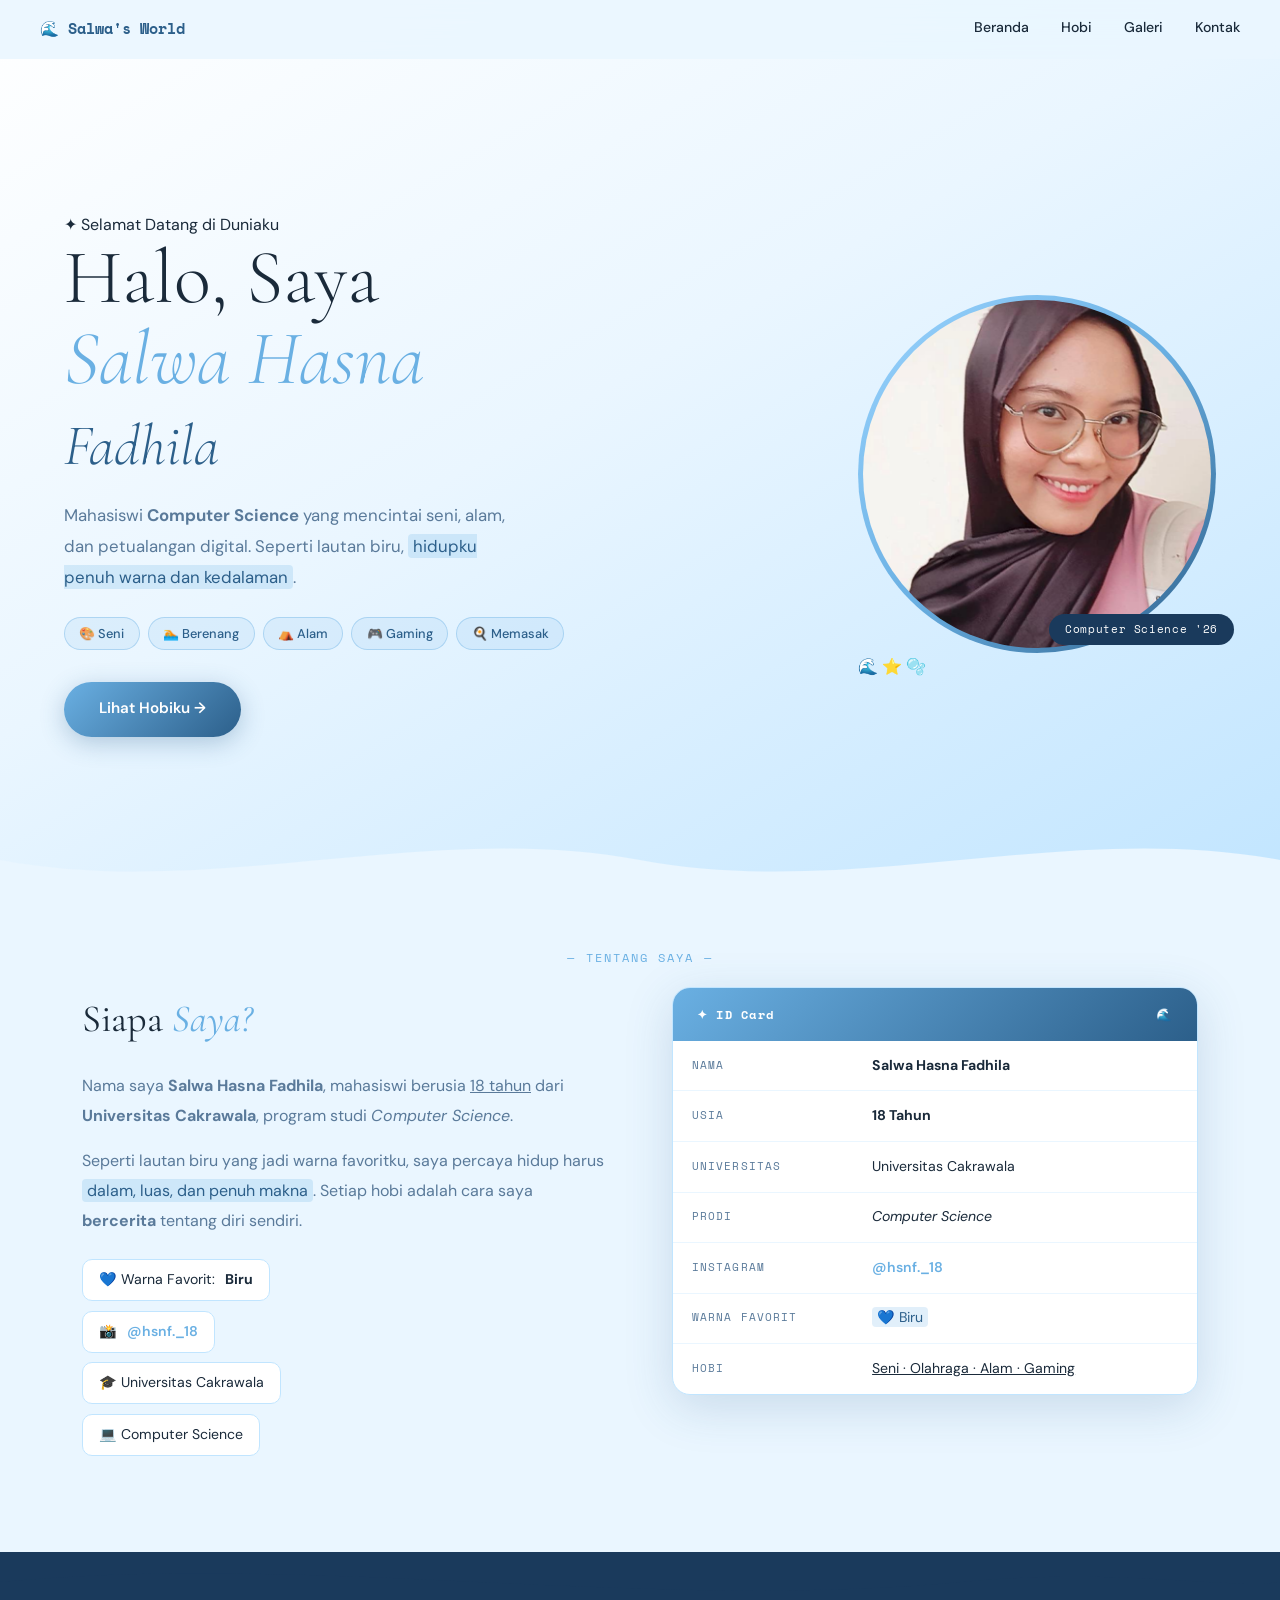
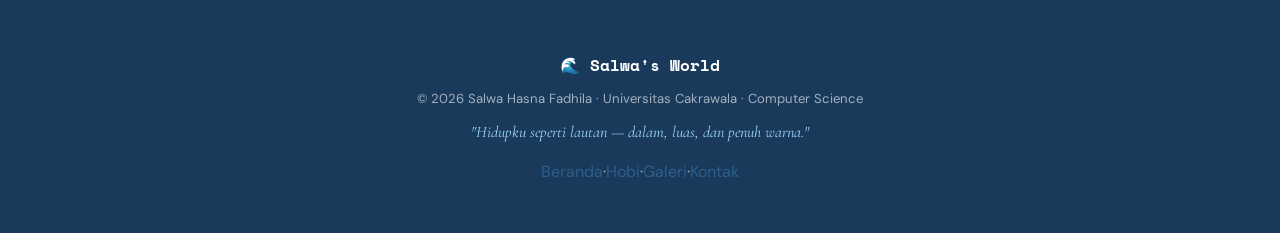
<file: index.html>
<!DOCTYPE html>
<html lang="id">
<head>
  <meta charset="UTF-8"/>
  <meta name="viewport" content="width=device-width,initial-scale=1.0"/>
  <title>Salwa's World 🌊 — Beranda</title>
  <link rel="stylesheet" href="style.css"/>
  <link href="https://fonts.googleapis.com/css2?family=Cormorant+Garamond:ital,wght@0,300;0,400;0,600;1,300;1,400&family=DM+Sans:wght@300;400;500;600&family=Space+Mono:wght@400;700&display=swap" rel="stylesheet"/>
</head>
<body>
  <div class="ambient" aria-hidden="true">
    <div class="amb amb-jelly1" style="background: rgba(106,176,227,0.1); border-radius: 50%;"></div>
    <div class="amb amb-jelly2" style="background: rgba(106,176,227,0.08); border-radius: 50%;"></div>
  </div>

  <header class="navbar" id="navbar">
    <div class="nav-brand">🌊 Salwa's World</div>
    <nav class="nav-links">
      <a href="index.html" class="active">Beranda</a>
      <a href="hobi.html">Hobi</a>
      <a href="galeri.html">Galeri</a>
      <a href="kontak.html">Kontak</a>
    </nav>
    <button class="nav-toggle" onclick="toggleMenu()">☰</button>
  </header>
  <div class="mobile-menu" id="mobileMenu">
    <a href="index.html" onclick="closeMenu()">Beranda</a>
    <a href="hobi.html" onclick="closeMenu()">Hobi</a>
    <a href="galeri.html" onclick="closeMenu()">Galeri</a>
    <a href="kontak.html" onclick="closeMenu()">Kontak</a>
  </div>

  <section class="hero">
    <div class="hero-blob b1"></div>
    <div class="hero-blob b2"></div>
    <div class="hero-blob b3"></div>
    <div class="hero-content">
      <p class="eyebrow-hero">✦ Selamat Datang di Duniaku</p>
      <h1 class="hero-title">Halo, Saya<br/><em>Salwa Hasna</em><br/><span>Fadhila</span></h1>
      <p class="hero-desc">Mahasiswi <strong>Computer Science</strong> yang mencintai seni, alam, dan petualangan digital. Seperti lautan biru, <mark>hidupku penuh warna dan kedalaman</mark>.</p>
      <div class="hero-chips">
        <span>🎨 Seni</span><span>🏊 Berenang</span><span>⛺ Alam</span><span>🎮 Gaming</span><span>🍳 Memasak</span>
      </div>
      <a href="hobi.html" class="btn-hero">Lihat Hobiku →</a>
    </div>
    <div class="hero-right">
      <div class="profile-wrap">
        <div class="profile-ring">
          <img src="foto.jpg.jpeg" alt="Salwa Hasna Fadhila" class="profile-img" onerror="this.onerror=null;this.src='foto.jpg'"/>
        </div>
        <span class="profile-badge">Computer Science '26</span>
        <span class="pdeco d1">🌊</span>
        <span class="pdeco d2">⭐</span>
        <span class="pdeco d3">🫧</span>
      </div>
    </div>
    <div class="hero-wave">
      <svg viewBox="0 0 1440 100" xmlns="http://www.w3.org/2000/svg" preserveAspectRatio="none">
        <path d="M0,50 C240,100 480,0 720,50 C960,100 1200,0 1440,50 L1440,100 L0,100Z" fill="#EAF6FF"/>
      </svg>
    </div>
  </section>

  <section class="about-section">
    <div class="container">
      <p class="eyebrow">— Tentang Saya —</p>
      <div class="about-grid reveal">
        <div class="about-left">
          <h2>Siapa <em>Saya?</em></h2>
          <p>Nama saya <strong>Salwa Hasna Fadhila</strong>, mahasiswi berusia <u>18 tahun</u> dari <strong>Universitas Cakrawala</strong>, program studi <em>Computer Science</em>.</p>
          <p>Seperti lautan biru yang jadi warna favoritku, saya percaya hidup harus <mark>dalam, luas, dan penuh makna</mark>. Setiap hobi adalah cara saya <strong>bercerita</strong> tentang diri sendiri.</p>
          <div class="about-badges">
            <div class="badge-item">💙 Warna Favorit: <strong>Biru</strong></div>
            <div class="badge-item">📸 <a href="https://instagram.com/hsnf._18" target="_blank">@hsnf._18</a></div>
            <div class="badge-item">🎓 Universitas Cakrawala</div>
            <div class="badge-item">💻 Computer Science</div>
          </div>
        </div>
        <div class="about-right">
          <div class="id-card">
            <div class="id-card-header"><span>✦ ID Card</span><span>🌊</span></div>
            <table class="biodata-table">
              <tbody>
                <tr><td class="tl">Nama</td><td class="tv"><strong>Salwa Hasna Fadhila</strong></td></tr>
                <tr><td class="tl">Usia</td><td class="tv"><b>18 Tahun</b></td></tr>
                <tr><td class="tl">Universitas</td><td class="tv">Universitas Cakrawala</td></tr>
                <tr><td class="tl">Prodi</td><td class="tv"><em>Computer Science</em></td></tr>
                <tr><td class="tl">Instagram</td><td class="tv"><a href="https://instagram.com/hsnf._18" target="_blank">@hsnf._18</a></td></tr>
                <tr><td class="tl">Warna Favorit</td><td class="tv"><mark>💙 Biru</mark></td></tr>
                <tr><td class="tl">Hobi</td><td class="tv"><u>Seni · Olahraga · Alam · Gaming</u></td></tr>
              </tbody>
            </table>
          </div>
        </div>
      </div>
    </div>
  </section>

  <footer class="footer">
    <div class="footer-wave"><svg viewBox="0 0 1440 80" xmlns="http://www.w3.org/2000/svg" preserveAspectRatio="none"><path d="M0,40 C360,0 720,80 1080,40 C1260,20 1380,50 1440,40 L1440,80 L0,80Z" fill="#1A3A5C"/></svg></div>
    <div class="footer-inner">
      <p class="footer-brand">🌊 Salwa's World</p>
      <p class="footer-copy">© 2026 Salwa Hasna Fadhila · Universitas Cakrawala · Computer Science</p>
      <p class="footer-quote"><em>"Hidupku seperti lautan — dalam, luas, dan penuh warna."</em></p>
      <div class="footer-nav">
        <a href="index.html">Beranda</a>·<a href="hobi.html">Hobi</a>·<a href="galeri.html">Galeri</a>·<a href="kontak.html">Kontak</a>
      </div>
    </div>
  </footer>
  <script>
    function toggleMenu(){document.getElementById('mobileMenu').classList.toggle('open');}
    function closeMenu(){document.getElementById('mobileMenu').classList.remove('open');}
    window.addEventListener('scroll',()=>document.getElementById('navbar').classList.toggle('scrolled',window.scrollY>50));
    const obs=new IntersectionObserver(e=>e.forEach(x=>{if(x.isIntersecting)x.target.classList.add('visible')}),{threshold:.1});
    document.querySelectorAll('.reveal').forEach(el=>obs.observe(el));
  </script>
</body>
</html>
</file>
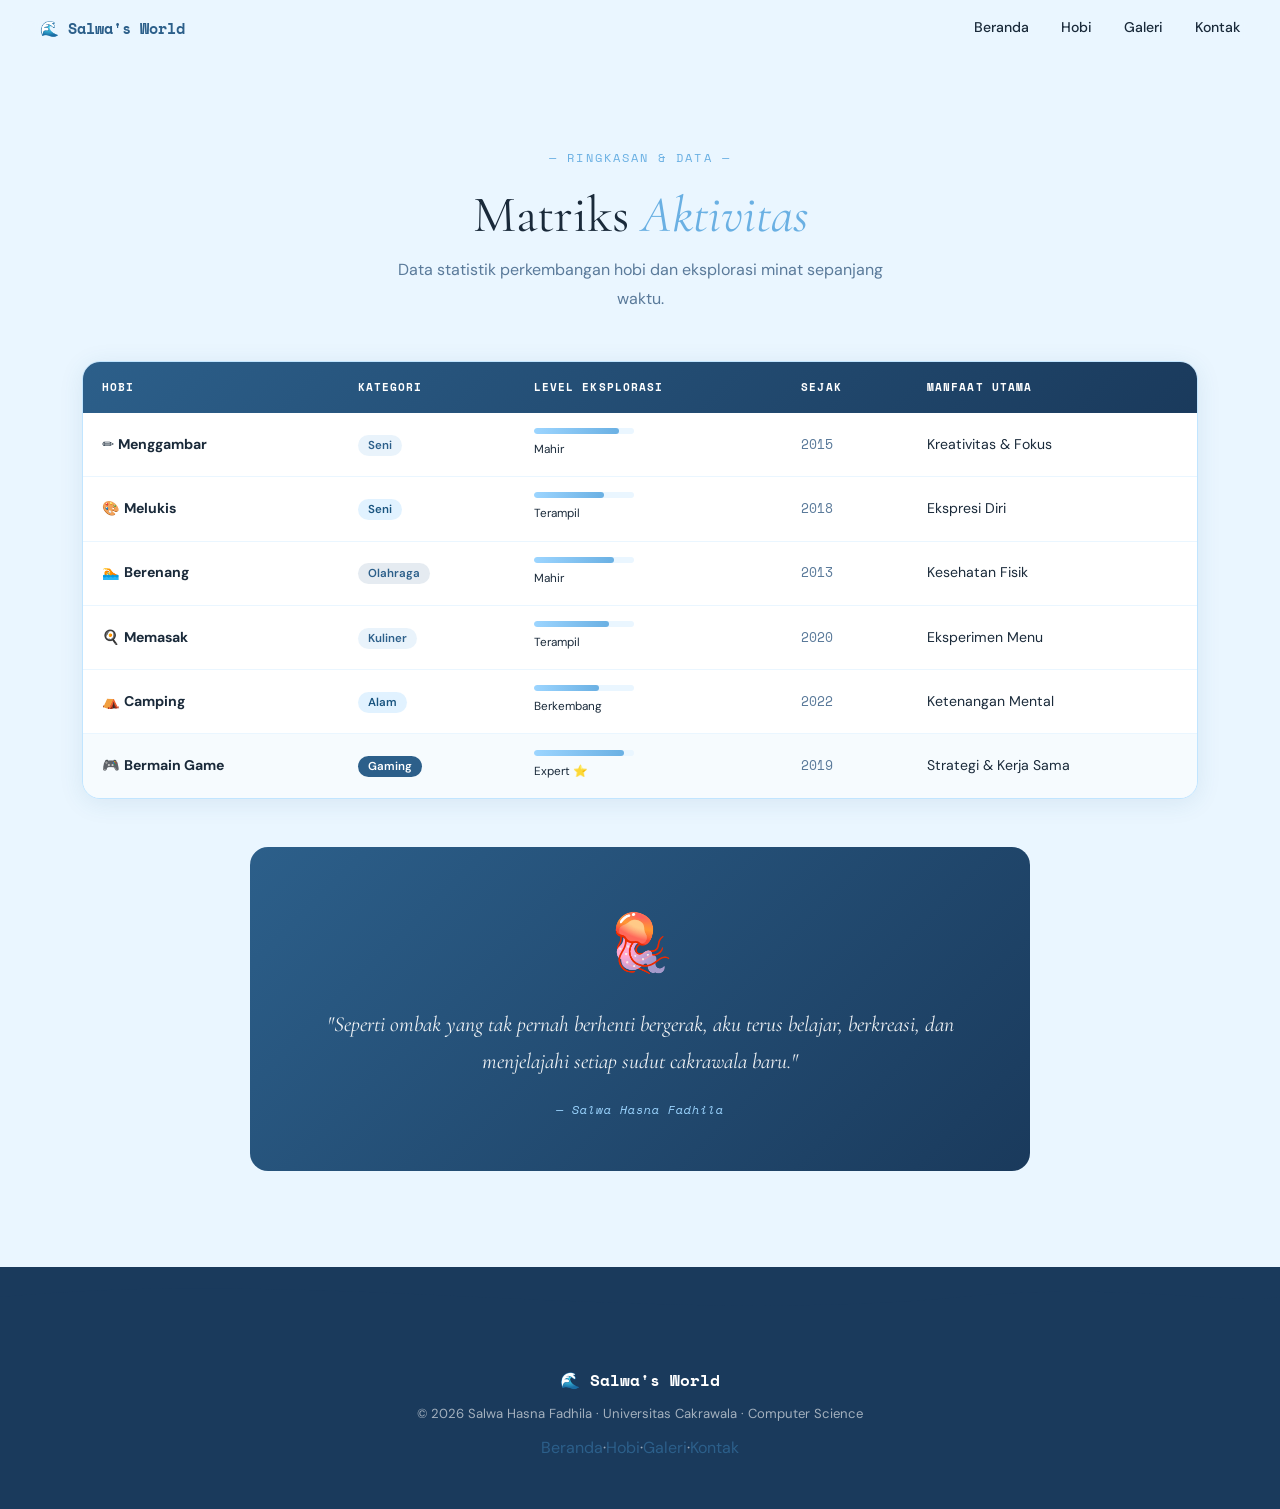
<file: galeri.html>
<!DOCTYPE html>
<html lang="id">
<head>
  <meta charset="UTF-8"/>
  <meta name="viewport" content="width=device-width,initial-scale=1.0"/>
  <title>Salwa's World 🌊 — Galeri</title>
  <link rel="stylesheet" href="style.css"/>
  <link href="https://fonts.googleapis.com/css2?family=Cormorant+Garamond:ital,wght@0,300;0,400;0,600;1,300;1,400&family=DM+Sans:wght@300;400;500;600&family=Space+Mono:wght@400;700&display=swap" rel="stylesheet"/>
</head>
<body>
  <header class="navbar" id="navbar">
    <div class="nav-brand">🌊 Salwa's World</div>
    <nav class="nav-links">
      <a href="index.html">Beranda</a>
      <a href="hobi.html">Hobi</a>
      <a href="galeri.html" class="active">Galeri</a>
      <a href="kontak.html">Kontak</a>
    </nav>
    <button class="nav-toggle" onclick="toggleMenu()">☰</button>
  </header>
  <div class="mobile-menu" id="mobileMenu">
    <a href="index.html" onclick="closeMenu()">Beranda</a>
    <a href="hobi.html" onclick="closeMenu()">Hobi</a>
    <a href="galeri.html" onclick="closeMenu()">Galeri</a>
    <a href="kontak.html" onclick="closeMenu()">Kontak</a>
  </div>

  <div class="page-wrapper" style="padding-top: 100px;">
    <section class="galeri-section">
      <div class="container">
        <p class="eyebrow">— Ringkasan & Data —</p>
        <h2 class="sec-title">Matriks <em>Aktivitas</em></h2>
        <p class="sec-sub">Data statistik perkembangan hobi dan eksplorasi minat sepanjang waktu.</p>
        
        <div class="table-scroll reveal">
          <table class="hobi-table">
            <thead>
              <tr><th>Hobi</th><th>Kategori</th><th>Level Eksplorasi</th><th>Sejak</th><th>Manfaat Utama</th></tr>
            </thead>
            <tbody>
              <tr><td>✏️ <strong>Menggambar</strong></td><td><span class="ttag blue">Seni</span></td><td><div class="lbar"><div class="lfill" style="width:85%"></div></div><small>Mahir</small></td><td><em>2015</em></td><td>Kreativitas & Fokus</td></tr>
              <tr><td>🎨 <strong>Melukis</strong></td><td><span class="ttag sky">Seni</span></td><td><div class="lbar"><div class="lfill" style="width:70%"></div></div><small>Terampil</small></td><td><em>2018</em></td><td>Ekspresi Diri</td></tr>
              <tr><td>🏊 <strong>Berenang</strong></td><td><span class="ttag ocean">Olahraga</span></td><td><div class="lbar"><div class="lfill" style="width:80%"></div></div><small>Mahir</small></td><td><em>2013</em></td><td>Kesehatan Fisik</td></tr>
              <tr><td>🍳 <strong>Memasak</strong></td><td><span class="ttag blue">Kuliner</span></td><td><div class="lbar"><div class="lfill" style="width:75%"></div></div><small>Terampil</small></td><td><em>2020</em></td><td>Eksperimen Menu</td></tr>
              <tr><td>⛺ <strong>Camping</strong></td><td><span class="ttag sky">Alam</span></td><td><div class="lbar"><div class="lfill" style="width:65%"></div></div><small>Berkembang</small></td><td><em>2022</em></td><td>Ketenangan Mental</td></tr>
              <tr class="tr-star"><td>🎮 <strong>Bermain Game</strong></td><td><span class="ttag deep">Gaming</span></td><td><div class="lbar"><div class="lfill" style="width:90%"></div></div><small>Expert ⭐</small></td><td><em>2019</em></td><td>Strategi & Kerja Sama</td></tr>
            </tbody>
          </table>
        </div>

        <div class="quote-card reveal">
          <div class="quote-jelly">🪼</div>
          <blockquote><em>"Seperti ombak yang tak pernah berhenti bergerak, aku terus belajar, berkreasi, dan menjelajahi setiap sudut cakrawala baru."</em></blockquote>
          <cite>— Salwa Hasna Fadhila</cite>
        </div>
      </div>
    </section>
  </div>

  <footer class="footer">
    <div class="footer-wave"><svg viewBox="0 0 1440 80" xmlns="http://www.w3.org/2000/svg" preserveAspectRatio="none"><path d="M0,40 C360,0 720,80 1080,40 C1260,20 1380,50 1440,40 L1440,80 L0,80Z" fill="#1A3A5C"/></svg></div>
    <div class="footer-inner">
      <p class="footer-brand">🌊 Salwa's World</p>
      <p class="footer-copy">© 2026 Salwa Hasna Fadhila · Universitas Cakrawala · Computer Science</p>
      <div class="footer-nav">
        <a href="index.html">Beranda</a>·<a href="hobi.html">Hobi</a>·<a href="galeri.html">Galeri</a>·<a href="kontak.html">Kontak</a>
      </div>
    </div>
  </footer>
  <script>
    function toggleMenu(){document.getElementById('mobileMenu').classList.toggle('open');}
    function closeMenu(){document.getElementById('mobileMenu').classList.remove('open');}
    const obs=new IntersectionObserver(e=>e.forEach(x=>{if(x.isIntersecting)x.target.classList.add('visible')}),{threshold:.1});
    document.querySelectorAll('.reveal').forEach(el=>obs.observe(el));
  </script>
</body>
</html>
</file>
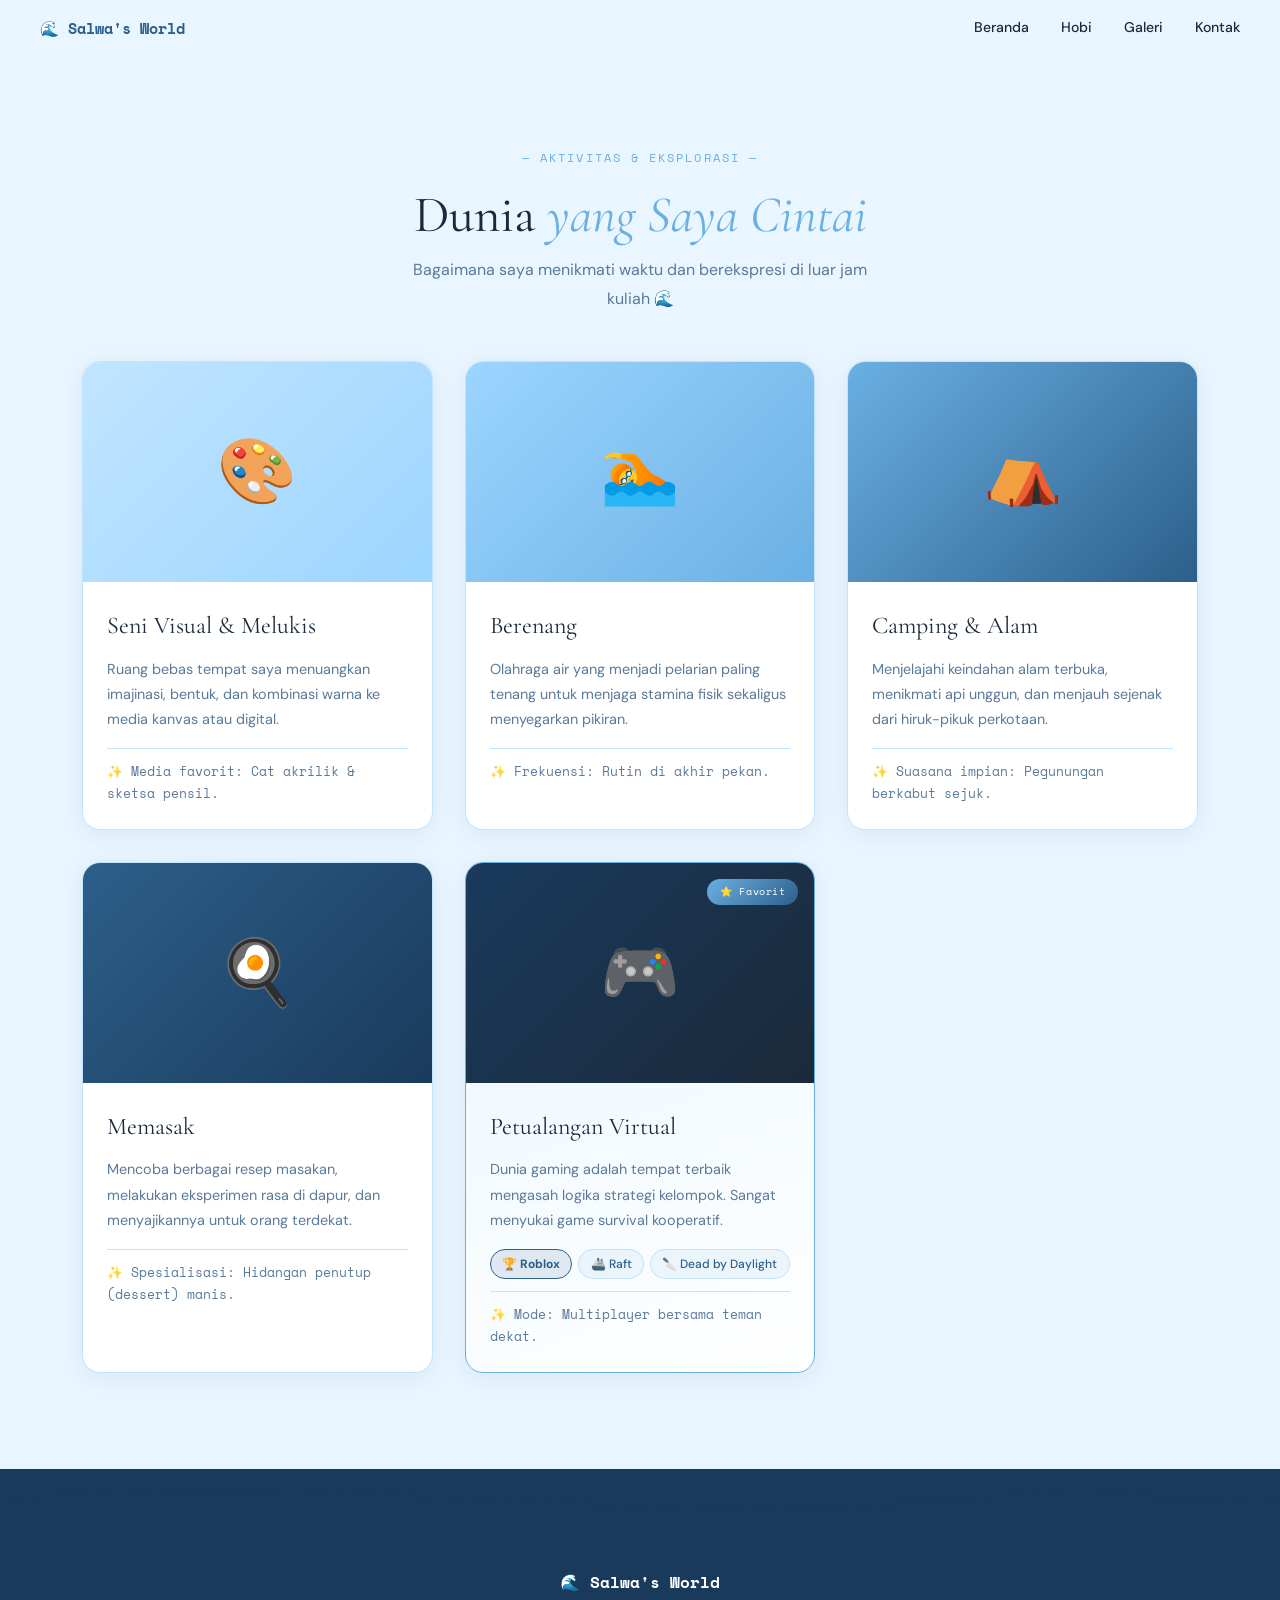
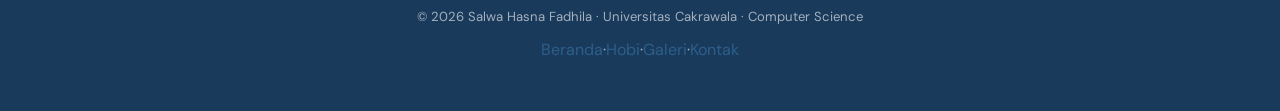
<file: hobi.html>
<!DOCTYPE html>
<html lang="id">
<head>
  <meta charset="UTF-8"/>
  <meta name="viewport" content="width=device-width,initial-scale=1.0"/>
  <title>Salwa's World 🌊 — Hobi</title>
  <link rel="stylesheet" href="style.css"/>
  <link href="https://fonts.googleapis.com/css2?family=Cormorant+Garamond:ital,wght@0,300;0,400;0,600;1,300;1,400&family=DM+Sans:wght@300;400;500;600&family=Space+Mono:wght@400;700&display=swap" rel="stylesheet"/>
</head>
<body>
  <header class="navbar" id="navbar">
    <div class="nav-brand">🌊 Salwa's World</div>
    <nav class="nav-links">
      <a href="index.html">Beranda</a>
      <a href="hobi.html" class="active">Hobi</a>
      <a href="galeri.html">Galeri</a>
      <a href="kontak.html">Kontak</a>
    </nav>
    <button class="nav-toggle" onclick="toggleMenu()">☰</button>
  </header>
  <div class="mobile-menu" id="mobileMenu">
    <a href="index.html" onclick="closeMenu()">Beranda</a>
    <a href="hobi.html" onclick="closeMenu()">Hobi</a>
    <a href="galeri.html" onclick="closeMenu()">Galeri</a>
    <a href="kontak.html" onclick="closeMenu()">Kontak</a>
  </div>

  <div class="page-wrapper" style="padding-top: 100px;">
    <section class="hobi-section">
      <div class="container">
        <p class="eyebrow">— Aktivitas & Eksplorasi —</p>
        <h2 class="sec-title">Dunia <em>yang Saya Cintai</em></h2>
        <p class="sec-sub">Bagaimana saya menikmati waktu dan berekspresi di luar jam kuliah 🌊</p>

        <div class="hobi-grid">
          <div class="hcard reveal">
            <div class="hcard-img-wrap" style="background: linear-gradient(135deg, #C1E5FF, #9CD5FF); display:flex; align-items:center; justify-content:center; font-size:4rem;">🎨</div>
            <div class="hcard-body">
              <h3>Seni Visual & Melukis</h3>
              <p>Ruang bebas tempat saya menuangkan imajinasi, bentuk, dan kombinasi warna ke media kanvas atau digital.</p>
              <div class="hcard-fact">✨ Media favorit: Cat akrilik & sketsa pensil.</div>
            </div>
          </div>
          <div class="hcard reveal">
            <div class="hcard-img-wrap" style="background: linear-gradient(135deg, #9CD5FF, #6AB0E3); display:flex; align-items:center; justify-content:center; font-size:4rem;">🏊</div>
            <div class="hcard-body">
              <h3>Berenang</h3>
              <p>Olahraga air yang menjadi pelarian paling tenang untuk menjaga stamina fisik sekaligus menyegarkan pikiran.</p>
              <div class="hcard-fact">✨ Frekuensi: Rutin di akhir pekan.</div>
            </div>
          </div>
          <div class="hcard reveal">
            <div class="hcard-img-wrap" style="background: linear-gradient(135deg, #6AB0E3, #2C5F8A); display:flex; align-items:center; justify-content:center; font-size:4rem;">⛺</div>
            <div class="hcard-body">
              <h3>Camping & Alam</h3>
              <p>Menjelajahi keindahan alam terbuka, menikmati api unggun, dan menjauh sejenak dari hiruk-pikuk perkotaan.</p>
              <div class="hcard-fact">✨ Suasana impian: Pegunungan berkabut sejuk.</div>
            </div>
          </div>
          <div class="hcard reveal">
            <div class="hcard-img-wrap" style="background: linear-gradient(135deg, #2C5F8A, #1A3A5C); display:flex; align-items:center; justify-content:center; font-size:4rem;">🍳</div>
            <div class="hcard-body">
              <h3>Memasak</h3>
              <p>Mencoba berbagai resep masakan, melakukan eksperimen rasa di dapur, dan menyajikannya untuk orang terdekat.</p>
              <div class="hcard-fact">✨ Spesialisasi: Hidangan penutup (dessert) manis.</div>
            </div>
          </div>
          <div class="hcard hcard-featured reveal">
            <div class="featured-ribbon">⭐ Favorit</div>
            <div class="hcard-img-wrap" style="background: linear-gradient(135deg, #1A3A5C, #1A2A3A); display:flex; align-items:center; justify-content:center; font-size:4rem;">🎮</div>
            <div class="hcard-body">
              <h3>Petualangan Virtual</h3>
              <p>Dunia gaming adalah tempat terbaik mengasah logika strategi kelompok. Sangat menyukai game survival kooperatif.</p>
              <div class="game-pills">
                <span class="gpill gpill-fav">🏆 Roblox</span>
                <span class="gpill">🚢 Raft</span>
                <span class="gpill">🔪 Dead by Daylight</span>
              </div>
              <div class="hcard-fact">✨ Mode: Multiplayer bersama teman dekat.</div>
            </div>
          </div>
        </div>
      </div>
    </section>
  </div>

  <footer class="footer">
    <div class="footer-wave"><svg viewBox="0 0 1440 80" xmlns="http://www.w3.org/2000/svg" preserveAspectRatio="none"><path d="M0,40 C360,0 720,80 1080,40 C1260,20 1380,50 1440,40 L1440,80 L0,80Z" fill="#1A3A5C"/></svg></div>
    <div class="footer-inner">
      <p class="footer-brand">🌊 Salwa's World</p>
      <p class="footer-copy">© 2026 Salwa Hasna Fadhila · Universitas Cakrawala · Computer Science</p>
      <div class="footer-nav">
        <a href="index.html">Beranda</a>·<a href="hobi.html">Hobi</a>·<a href="galeri.html">Galeri</a>·<a href="kontak.html">Kontak</a>
      </div>
    </div>
  </footer>
  <script>
    function toggleMenu(){document.getElementById('mobileMenu').classList.toggle('open');}
    function closeMenu(){document.getElementById('mobileMenu').classList.remove('open');}
    const obs=new IntersectionObserver(e=>e.forEach(x=>{if(x.isIntersecting)x.target.classList.add('visible')}),{threshold:.1});
    document.querySelectorAll('.reveal').forEach(el=>obs.observe(el));
  </script>
</body>
</html>
</file>
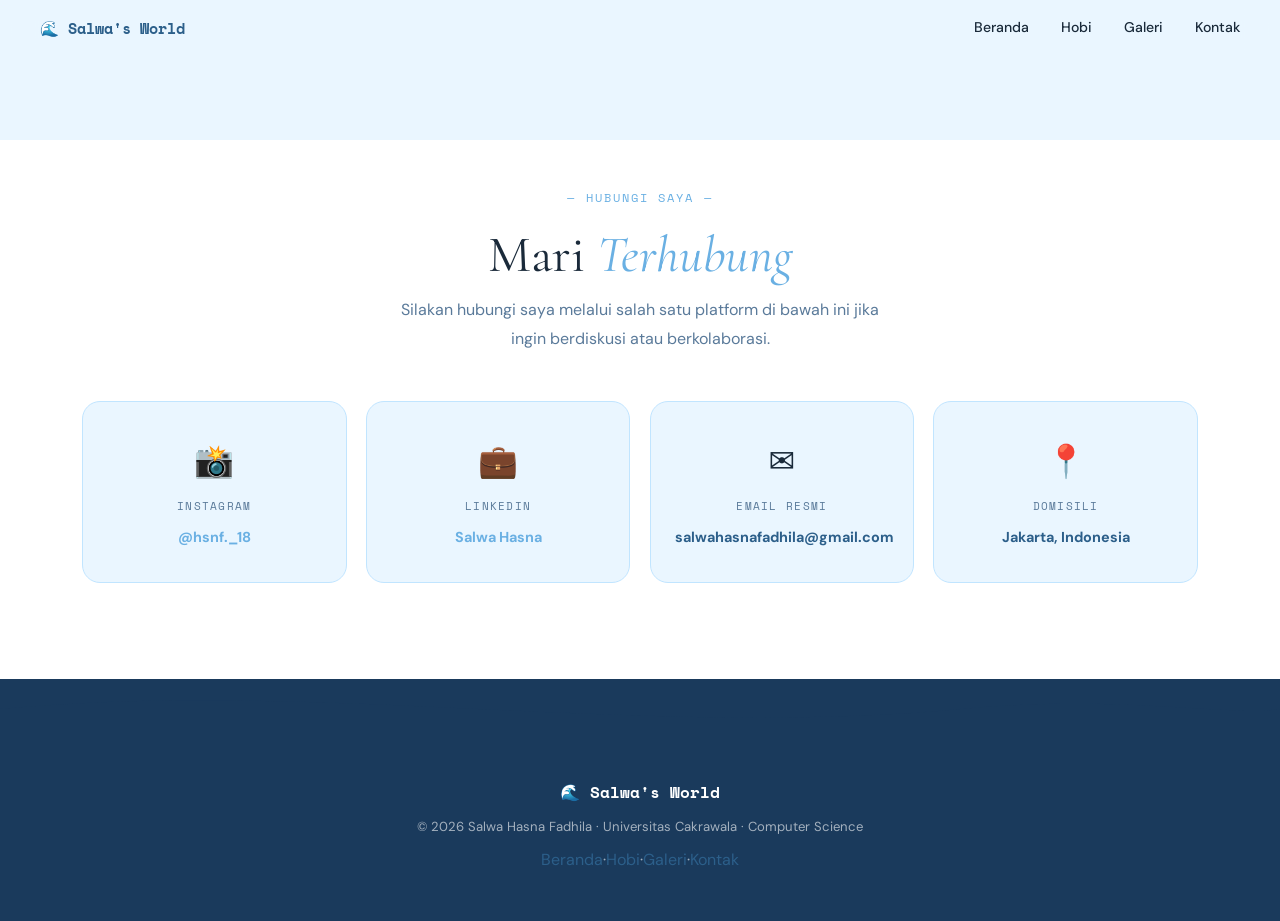
<file: kontak.html>
<!DOCTYPE html>
<html lang="id">
<head>
  <meta charset="UTF-8"/>
  <meta name="viewport" content="width=device-width,initial-scale=1.0"/>
  <title>Salwa's World 🌊 — Kontak</title>
  <link rel="stylesheet" href="style.css"/>
  <link href="https://fonts.googleapis.com/css2?family=Cormorant+Garamond:ital,wght@0,300;0,400;0,600;1,300;1,400&family=DM+Sans:wght@300;400;500;600&family=Space+Mono:wght@400;700&display=swap" rel="stylesheet"/>
</head>
<body>
  <header class="navbar" id="navbar">
    <div class="nav-brand">🌊 Salwa's World</div>
    <nav class="nav-links">
      <a href="index.html">Beranda</a>
      <a href="hobi.html">Hobi</a>
      <a href="galeri.html">Galeri</a>
      <a href="kontak.html" class="active">Kontak</a>
    </nav>
    <button class="nav-toggle" onclick="toggleMenu()">☰</button>
  </header>
  <div class="mobile-menu" id="mobileMenu">
    <a href="index.html" onclick="closeMenu()">Beranda</a>
    <a href="hobi.html" onclick="closeMenu()">Hobi</a>
    <a href="galeri.html" onclick="closeMenu()">Galeri</a>
    <a href="kontak.html" onclick="closeMenu()">Kontak</a>
  </div>

  <div class="page-wrapper" style="padding-top: 140px; min-height: 75vh;">
    <section class="kontak-section">
      <div class="container">
        <p class="eyebrow">— Hubungi Saya —</p>
        <h2 class="sec-title">Mari <em>Terhubung</em></h2>
        <p class="sec-sub">Silakan hubungi saya melalui salah satu platform di bawah ini jika ingin berdiskusi atau berkolaborasi.</p>

        <div class="kontak-grid">
          <div class="kcard">
            <div class="kicon">📸</div>
            <div class="klabel">Instagram</div>
            <div><a href="https://instagram.com/hsnf._18" target="_blank">@hsnf._18</a></div>
          </div>
          
          <div class="kcard">
            <div class="kicon">💼</div>
            <div class="klabel">LinkedIn</div>
            <div><a href="https://www.linkedin.com/in/salwa-hasna-fadhila-048754390" target="_blank">Salwa Hasna</a></div>
          </div>
          
          <div class="kcard">
            <div class="kicon">✉️</div>
            <div class="klabel">Email Resmi</div>
            <div><strong>salwahasnafadhila@gmail.com</strong></div>
          </div>
          
          <div class="kcard">
            <div class="kicon">📍</div>
            <div class="klabel">Domisili</div>
            <div><strong>Jakarta, Indonesia</strong></div>
          </div>
        </div>
      </div>
    </section>
  </div>

  <footer class="footer">
    <div class="footer-wave"><svg viewBox="0 0 1440 80" xmlns="http://www.w3.org/2000/svg" preserveAspectRatio="none"><path d="M0,40 C360,0 720,80 1080,40 C1260,20 1380,50 1440,40 L1440,80 L0,80Z" fill="#1A3A5C"/></svg></div>
    <div class="footer-inner">
      <p class="footer-brand">🌊 Salwa's World</p>
      <p class="footer-copy">© 2026 Salwa Hasna Fadhila · Universitas Cakrawala · Computer Science</p>
      <div class="footer-nav">
        <a href="index.html">Beranda</a>·<a href="hobi.html">Hobi</a>·<a href="galeri.html">Galeri</a>·<a href="kontak.html">Kontak</a>
      </div>
    </div>
  </footer>

  <script>
    function toggleMenu(){document.getElementById('mobileMenu').classList.toggle('open');}
    function closeMenu(){document.getElementById('mobileMenu').classList.remove('open');}
  </script>
</body>
</html>
</file>
<file: style.css>
*,*::before,*::after{box-sizing:border-box;margin:0;padding:0;}
:root{
  --white:#FFFFFF; --ice:#EAF6FF; --light:#C1E5FF;
  --sky:#9CD5FF; --ocean:#6AB0E3; --deep:#2C5F8A; --darker:#1A3A5C;
  --text:#1A2A3A; --muted:#5A7A9A; --border:#C1E5FF;
  --fd:'Cormorant Garamond',Georgia,serif;
  --fb:'DM Sans',system-ui,sans-serif;
  --fm:'Space Mono',monospace;
  --r:18px; --rs:10px;
  --sh:0 4px 24px rgba(44,95,138,.10);
  --shl:0 12px 48px rgba(44,95,138,.18);
}
html{scroll-behavior:smooth; height: 100%;}
body{background:var(--ice);color:var(--text);font-family:var(--fb);font-size:16px;line-height:1.7;overflow-x:hidden; display: flex; flex-direction: column; min-height: 100vh;}
a{color:var(--deep);text-decoration:none;transition:color .2s;}
a:hover{color:var(--ocean);}
mark{background:rgba(106,176,227,.22);color:var(--deep);padding:1px 5px;border-radius:4px;}
.container{max-width:1180px;margin:0 auto;padding:0 2rem;}

/* PADDING UNTUK MULTI-PAGE (Mencegah tertutup navbar) */
.page-wrapper { padding-top: 6rem; flex: 1; }

/* AMBIENT FLOATING */
.ambient{position:fixed;inset:0;pointer-events:none;z-index:0;overflow:hidden;}
.amb{position:absolute;object-fit:cover;border-radius:50%;opacity:0;}

.amb-jelly1{width:110px;height:110px;right:2%;top:18%;border-radius:50%;
  animation:sway 7s ease-in-out infinite;opacity:.18;
  filter:drop-shadow(0 8px 20px rgba(106,176,227,.5));}
.amb-jelly2{width:80px;height:80px;left:1%;top:52%;border-radius:50%;
  animation:sway 9s ease-in-out infinite 2s;opacity:.15;
  filter:drop-shadow(0 8px 20px rgba(106,176,227,.4));}

.amb-bub1{width:70px;height:70px;left:6%;bottom:-90px;
  animation:floatUp 12s ease-in-out infinite 0s;
  filter:drop-shadow(0 4px 10px rgba(106,176,227,.4));}
.amb-bub2{width:45px;height:45px;left:80%;bottom:-70px;
  animation:floatUp 15s ease-in-out infinite 4s;
  filter:drop-shadow(0 4px 10px rgba(106,176,227,.4));}
.amb-bub3{width:55px;height:55px;left:45%;bottom:-80px;
  animation:floatUp 11s ease-in-out infinite 7s;
  filter:drop-shadow(0 4px 10px rgba(106,176,227,.4));}

.amb-star1{width:60px;height:60px;right:5%;top:42%;border-radius:50%;
  animation:sway 8s ease-in-out infinite 1s;opacity:.18;
  filter:drop-shadow(0 4px 8px rgba(106,176,227,.4));}

.amb-fish1{width:75px;height:55px;border-radius:40%;right:-90px;top:38%;
  animation:swim 20s linear infinite;opacity:.22;
  filter:drop-shadow(0 4px 12px rgba(106,176,227,.3));}

@keyframes floatUp{
  0%{transform:translateY(0) translateX(0);opacity:0;}
  10%{opacity:.5;}90%{opacity:.3;}
  100%{transform:translateY(-105vh) translateX(15px);opacity:0;}}
@keyframes sway{
  0%,100%{transform:translateY(0) rotate(0deg);}
  33%{transform:translateY(-16px) rotate(4deg);}
  66%{transform:translateY(-8px) rotate(-3deg);}}
@keyframes swim{
  0%{right:-90px;opacity:0;}5%{opacity:.22;}
  95%{opacity:.22;}100%{right:110%;opacity:0;}}
@keyframes floatDeco{
  0%,100%{transform:translateY(0);}50%{transform:translateY(-10px);}}

/* NAVBAR */
.navbar{
  position:fixed;top:0;left:0;right:0;z-index:200;
  display:flex;align-items:center;justify-content:space-between;
  padding:1rem 2.5rem;
  background:rgba(234,246,255,.88);
  backdrop-filter:blur(16px);-webkit-backdrop-filter:blur(16px);
  border-bottom:1px solid transparent;transition:all .3s;}
.navbar.scrolled{border-bottom-color:var(--border);box-shadow:0 2px 20px rgba(44,95,138,.10);}
.nav-brand{font-family:var(--fm);font-size:.95rem;font-weight:700;color:var(--deep);}
.nav-links{display:flex;gap:2rem;}
.nav-links a{font-size:.88rem;font-weight:500;color:var(--text);position:relative;padding-bottom:2px;}
.nav-links a::after{content:'';position:absolute;bottom:-2px;left:0;width:0;height:2px;background:var(--ocean);transition:width .25s;}
.nav-links a:hover{color:var(--deep);}
.nav-links a:hover::after{width:100%;}
.nav-toggle{display:none;background:none;border:none;font-size:1.4rem;cursor:pointer;color:var(--text);}
.mobile-menu{display:none;position:fixed;top:62px;left:0;right:0;background:var(--ice);border-bottom:1px solid var(--border);z-index:199;flex-direction:column;padding:1rem 2rem;gap:.75rem;}
.mobile-menu.open{display:flex;}
.mobile-menu a{font-weight:500;color:var(--text);padding:.5rem 0;border-bottom:1px solid var(--border);}

/* HERO */
.hero{
  min-height:100vh;display:flex;align-items:center;justify-content:space-between;
  gap:3rem;padding:8rem 5% 5rem;position:relative;overflow:hidden;
  background:linear-gradient(150deg,#FFFFFF 0%,#EAF6FF 45%,#C1E5FF 100%);
  flex: 1;}
.hero-blob{position:absolute;border-radius:50%;filter:blur(70px);pointer-events:none;}
.hero-blob1{width:500px;height:500px;background:radial-gradient(circle,rgba(156,213,255,.5),transparent 70%);top:-150px;right:-100px;}
.hero-blob2{width:350px;height:350px;background:radial-gradient(circle,rgba(193,229,255,.5),transparent 70%);bottom:-100px;left:-80px;}
.hero-blob3{width:250px;height:250px;background:radial-gradient(circle,rgba(106,176,227,.25),transparent 70%);top:50%;left:35%;}

.hero-content{max-width:560px;position:relative;z-index:1;}
.hero-eyebrow{font-family:var(--fm);font-size:.75rem;color:var(--ocean);letter-spacing:.16em;text-transform:uppercase;margin-bottom:1.2rem;}
.hero-title{font-family:var(--fd);font-size:clamp(2.8rem,6vw,5.2rem);line-height:1.05;color:var(--text);margin-bottom:1.2rem;font-weight:300;}
.hero-title em{color:var(--ocean);font-style:italic;}
.hero-title span{font-style:italic;color:var(--deep);font-size:clamp(2rem,4.5vw,4rem);}
.hero-desc{font-size:1.05rem;color:var(--muted);max-width:460px;line-height:1.85;margin-bottom:1.5rem;}
.hero-chips{display:flex;flex-wrap:wrap;gap:.5rem;margin-bottom:2rem;}
.hero-chips span{background:rgba(106,176,227,.13);border:1px solid rgba(106,176,227,.4);color:var(--deep);font-size:.8rem;font-weight:500;padding:.3rem .9rem;border-radius:50px;}
.btn-hero{display:inline-block;background:linear-gradient(135deg,var(--ocean),var(--deep));color:#fff;font-weight:600;font-size:.95rem;padding:.9rem 2.2rem;border-radius:50px;transition:all .25s;box-shadow:0 6px 24px rgba(44,95,138,.3);}
.btn-hero:hover{color:#fff;transform:translateY(-3px);box-shadow:0 10px 32px rgba(44,95,138,.4);}

/* PROFILE */
.hero-right{position:relative;flex-shrink:0;z-index:1;}
.profile-wrap{position:relative;width:clamp(230px,28vw,370px);height:clamp(230px,28vw,370px);}
.profile-ring{width:100%;height:100%;border-radius:50%;background:linear-gradient(135deg,var(--sky),var(--ocean),var(--deep));padding:5px;animation:spin 12s linear infinite;}
@keyframes spin{from{transform:rotate(0deg);}to{transform:rotate(360deg);}}
.profile-img{width:100%;height:100%;border-radius:50%;object-fit:cover;object-position:center top;animation:spin 12s linear reverse infinite;display:block;}
.profile-badge{position:absolute;bottom:8px;right:-18px;background:var(--darker);color:#fff;font-family:var(--fm);font-size:.68rem;padding:.4rem 1rem;border-radius:50px;white-space:nowrap;letter-spacing:.06em;}
.profile-deco{position:absolute;font-size:1.8rem;animation:floatDeco 3s ease-in-out infinite;}
.d1{top:-18px;right:-8px;animation-delay:0s;}
.d2{bottom:25px;left:-28px;animation-delay:1s;}
.d3{top:45%;left:-30px;animation-delay:.5s;}

.hero-wave{position:absolute;bottom:0;left:0;right:0;line-height:0;z-index:1;}
.hero-wave svg{display:block;width:100%;height:80px;}

/* SECTIONS */
.eyebrow{font-family:var(--fm);font-size:.72rem;color:var(--ocean);letter-spacing:.18em;text-transform:uppercase;text-align:center;margin-bottom:1.2rem;}
.sec-title{font-family:var(--fd);font-size:clamp(2rem,4vw,3.2rem);line-height:1.1;color:var(--text);text-align:center;margin-bottom:.8rem;font-weight:400;}
.sec-title em{color:var(--ocean);}
.sec-sub{text-align:center;color:var(--muted);font-size:1rem;max-width:500px;margin:0 auto 3rem;line-height:1.8;}

/* ABOUT */
.about-section{background:var(--ice);padding:3rem 0 6rem;}
.about-grid{display:grid;grid-template-columns:1fr 1fr;gap:4rem;align-items:start;margin-top:.5rem;}
.about-left h2{font-family:var(--fd);font-size:clamp(1.8rem,3vw,2.6rem);margin-bottom:1.2rem;font-weight:400;}
.about-left h2 em{color:var(--ocean);}
.about-left p{color:var(--muted);margin-bottom:1rem;line-height:1.85;}
.about-badges{display:flex;flex-direction:column;gap:.6rem;margin-top:1.5rem;}
.badge-item{display:flex;align-items:center;gap:.6rem;background:var(--white);border:1px solid var(--border);padding:.5rem 1rem;border-radius:var(--rs);font-size:.88rem;width:fit-content;}
.badge-item a{color:var(--ocean);font-weight:600;}

/* ID CARD */
.id-card{background:var(--white);border-radius:var(--r);overflow:hidden;box-shadow:var(--shl);border:1px solid var(--border);}
.id-card-header{background:linear-gradient(135deg,var(--ocean),var(--deep));color:#fff;padding:1rem 1.5rem;display:flex;justify-content:space-between;align-items:center;font-family:var(--fm);font-size:.78rem;letter-spacing:.1em;font-weight:700;}
.biodata-table{width:100%;border-collapse:collapse;}
.biodata-table tr{border-bottom:1px solid var(--ice);}
.biodata-table tr:last-child{border-bottom:none;}
.biodata-table tr:hover{background:var(--ice);}
.tl{padding:.8rem 1.2rem;font-family:var(--fm);font-size:.66rem;color:var(--muted);letter-spacing:.1em;text-transform:uppercase;width:38%;white-space:nowrap;}
.tv{padding:.8rem 1.2rem .8rem 0;font-size:.88rem;color:var(--text);}
.tv a{color:var(--ocean);font-weight:600;}
.tv mark{background:rgba(106,176,227,.2);color:var(--deep);}

/* HOBI CARDS */
.hobi-section{background:var(--ice);padding:3rem 0 6rem;}
.hobi-grid{display:grid;grid-template-columns:repeat(auto-fit,minmax(320px,1fr));gap:2rem;}

.hcard{
  background:var(--white);border-radius:var(--r);overflow:hidden;
  border:1.5px solid var(--border);transition:all .35s;position:relative;
  box-shadow:var(--sh);}
.hcard:hover{transform:translateY(-8px);box-shadow:var(--shl);border-color:var(--ocean);}

.hcard-featured{border-color:var(--ocean);background:linear-gradient(160deg,var(--ice),var(--white));}
.featured-ribbon{
  position:absolute;top:1rem;right:1rem;z-index:5;
  background:linear-gradient(135deg,var(--ocean),var(--deep));
  color:#fff;font-family:var(--fm);font-size:.62rem;
  padding:.3rem .8rem;border-radius:50px;letter-spacing:.06em;}

/* Card image */
.hcard-img-wrap{position:relative;height:220px;overflow:hidden;}
.hcard-img{width:100%;height:100%;object-fit:cover;transition:transform .5s ease;}
.hcard:hover .hcard-img{transform:scale(1.06);}
.hcard-img-overlay{
  position:absolute;inset:0;
  background:linear-gradient(to top,rgba(26,58,92,.6) 0%,transparent 55%);
  display:flex;align-items:flex-end;padding:1rem;}
.hcard-cat{
  display:inline-block;background:rgba(255,255,255,.92);
  color:var(--deep);font-family:var(--fm);font-size:.65rem;
  letter-spacing:.1em;text-transform:uppercase;
  padding:.3rem .8rem;border-radius:50px;font-weight:700;}

/* Card body */
.hcard-body{padding:1.5rem;}
.hcard-body h3{font-family:var(--fd);font-size:1.5rem;color:var(--text);margin-bottom:.6rem;font-weight:400;}
.hcard-body p{font-size:.9rem;color:var(--muted);line-height:1.75;margin-bottom:1rem;}
.hcard-fact{font-size:.8rem;color:var(--muted);border-top:1px solid var(--border);padding-top:.75rem;font-family:var(--fm);}

/* Game pills */
.game-pills{display:flex;flex-wrap:wrap;gap:.4rem;margin-bottom:.75rem;}
.gpill{background:rgba(106,176,227,.1);border:1px solid rgba(106,176,227,.3);color:var(--deep);font-size:.75rem;padding:.25rem .7rem;border-radius:50px;font-weight:500;}
.gpill-fav{background:rgba(44,95,138,.12);border-color:var(--deep);font-weight:700;}
.gpill small{font-size:.65rem;color:var(--muted);}

/* GALERI */
.galeri-section{background:var(--ice);padding:3rem 0 6rem;}
.table-scroll{overflow-x:auto;border-radius:var(--r);box-shadow:var(--sh);border:1px solid var(--border);margin-bottom:3rem;}
.hobi-table{width:100%;border-collapse:collapse;background:var(--white);font-size:.88rem;min-width:580px;}
.hobi-table thead{background:linear-gradient(135deg,var(--deep),var(--darker));}
.hobi-table th{padding:1rem 1.2rem;text-align:left;color:#fff;font-family:var(--fm);font-size:.68rem;letter-spacing:.1em;text-transform:uppercase;}
.hobi-table tbody tr{border-bottom:1px solid var(--ice);transition:background .2s;}
.hobi-table tbody tr:hover{background:rgba(193,229,255,.3);}
.hobi-table tbody tr:last-child{border-bottom:none;}
.hobi-table td{padding:.95rem 1.2rem;vertical-align:middle;}
.hobi-table em{font-family:var(--fm);font-style:normal;color:var(--muted);font-size:.82rem;}
.tr-star{background:rgba(106,176,227,.06);}
.ttag{font-size:.72rem;padding:3px 10px;border-radius:50px;font-weight:600;}
.ttag.blue{background:rgba(106,176,227,.15);color:var(--deep);}
.ttag.sky{background:rgba(156,213,255,.3);color:#1A5580;}
.ttag.ocean{background:rgba(44,95,138,.12);color:var(--deep);}
.ttag.deep{background:var(--deep);color:#fff;}
.lbar{background:var(--ice);border-radius:50px;height:6px;width:100px;overflow:hidden;margin-bottom:3px;}
.lfill{height:100%;border-radius:50px;background:linear-gradient(90deg,var(--sky),var(--ocean));}

/* QUOTE */
.quote-card{
  background:linear-gradient(135deg,var(--deep),var(--darker));
  border-radius:var(--r);padding:3rem;text-align:center;
  max-width:780px;margin:0 auto;position:relative;overflow:hidden;}
.quote-jelly{font-size:3.5rem;display:block;margin-bottom:1rem;animation:floatDeco 3s ease-in-out infinite;}
.quote-card blockquote{font-family:var(--fd);font-size:clamp(1rem,2.5vw,1.35rem);color:rgba(255,255,255,.92);font-style:italic;line-height:1.7;margin-bottom:1rem;}
.quote-card cite{font-family:var(--fm);font-size:.75rem;color:var(--sky);letter-spacing:.08em;}

/* KONTAK */
.kontak-section{background:var(--white);padding:3rem 0 6rem;}
.kontak-grid{display:grid;grid-template-columns:repeat(auto-fit,minmax(180px,1fr));gap:1.2rem;margin-top:1rem;}
.kcard{background:var(--ice);border:1.5px solid var(--border);border-radius:var(--r);padding:2rem 1.5rem;text-align:center;transition:all .3s;}
.kcard:hover{border-color:var(--ocean);box-shadow:0 8px 32px rgba(106,176,227,.2);transform:translateY(-4px);background:var(--white);}
.kicon{font-size:2rem;margin-bottom:.6rem;}
.klabel{font-family:var(--fm);font-size:.66rem;letter-spacing:.12em;text-transform:uppercase;color:var(--muted);margin-bottom:.4rem;}
.kcard strong{font-size:.9rem;color:var(--deep);}
.kcard a{color:var(--ocean);font-weight:700;font-size:.9rem;}

/* FOOTER */
.footer{background:var(--darker);position:relative; width: 100%;}
.footer-wave{line-height:0;}
.footer-wave svg{display:block;width:100%;height:60px;}
.footer-inner{padding:2.5rem 2.5rem 3rem;text-align:center;color:rgba(255,255,255,.6);}
.footer-brand{font-family:var(--fm);font-size:1rem;color:#fff;font-weight:700;margin-bottom:.6rem;}
.footer-copy{font-size:.82rem;margin-bottom:.5rem;}
.footer-quote{font-family:var(--fd);font-size:1rem;color:var(--sky);font-style:italic;margin-bottom:.75rem;}
.footer-emojis{font-size:1.3rem;letter-spacing:.3em;}

/* SCROLL REVEAL */
.reveal{opacity:0;transform:translateY(28px);transition:opacity .65s ease,transform .65s ease;}
.reveal.visible{opacity:1;transform:translateY(0);}

/* RESPONSIVE */
@media(max-width:900px){
  .hero{flex-direction:column;text-align:center;padding:8rem 1.5rem 5rem;gap:2.5rem;}
  .hero-content{max-width:100%;}
  .hero-chips{justify-content:center;}
  .hero-desc{margin:1rem auto 1.5rem;}
  .nav-links{display:none;}
  .nav-toggle{display:block;}
  .about-grid{grid-template-columns:1fr;gap:2rem;}
  .about-section,.hobi-section,.galeri-section,.kontak-section{padding:2rem 0 4rem;}
  .hobi-grid{grid-template-columns:1fr 1fr;}
}
@media(max-width:600px){
  .hobi-grid{grid-template-columns:1fr;}
  .kontak-grid{grid-template-columns:1fr 1fr;}
  .profile-wrap{width:220px;height:220px;}
  .sec-title{font-size:1.8rem;}
  .hero-title{font-size:2.3rem;}
  .quote-card{padding:2rem 1.2rem;}
  .navbar{padding:1rem 1.2rem;}
  .hcard-img-wrap{height:180px;}
}
@media(max-width:400px){
  .kontak-grid{grid-template-columns:1fr;}
}
</file>
